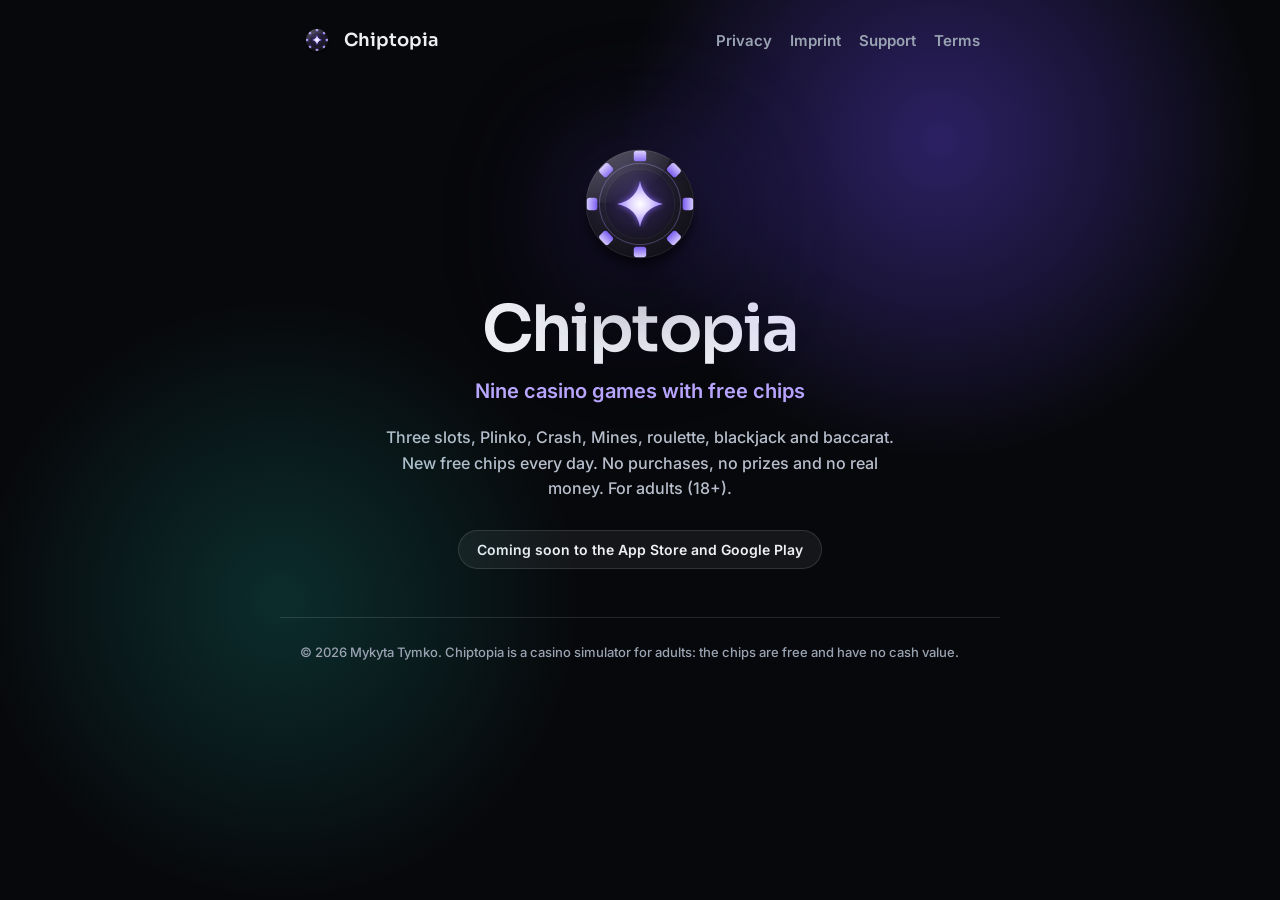
<file: index.html>
<!doctype html>
<html lang="en">
<head>
<meta charset="utf-8">
<meta name="viewport" content="width=device-width, initial-scale=1">
<title>Chiptopia: nine casino games with free chips</title>
<meta name="description" content="A casino simulator with free chips for adults. No purchases, no prizes, no real money.">
<link rel="icon" type="image/png" href="./icon.png">
<link rel="apple-touch-icon" href="./icon.png">
<link rel="stylesheet" href="./site.css">
</head>
<body>
<header class="site-head">
<a class="brand" href="./"><img src="./chip.svg" alt="" width="34" height="34">Chiptopia</a>
<nav aria-label="Main"><a href="./privacy/">Privacy</a><a href="./imprint/">Imprint</a><a href="./support/">Support</a><a href="./terms/">Terms</a></nav>
</header>
<main class="screen home">
<div class="glow glow-violet" aria-hidden="true"></div>
<div class="glow glow-teal" aria-hidden="true"></div>
<img class="home-chip" src="chip.svg" alt="" width="168" height="168">
<h1 class="display">Chiptopia</h1>
<p class="tagline">Nine casino games with free chips</p>
<p>Three slots, Plinko, Crash, Mines, roulette, blackjack and baccarat. New free chips every day. No purchases, no prizes and no real money. For adults (18+).</p>
<span class="soon">Coming soon to the App Store and Google Play</span>
</main>
<footer class="site-foot"><p>© 2026 Mykyta Tymko. Chiptopia is a casino simulator for adults: the chips are free and have no cash value.</p></footer>
</body>
</html>
</file>
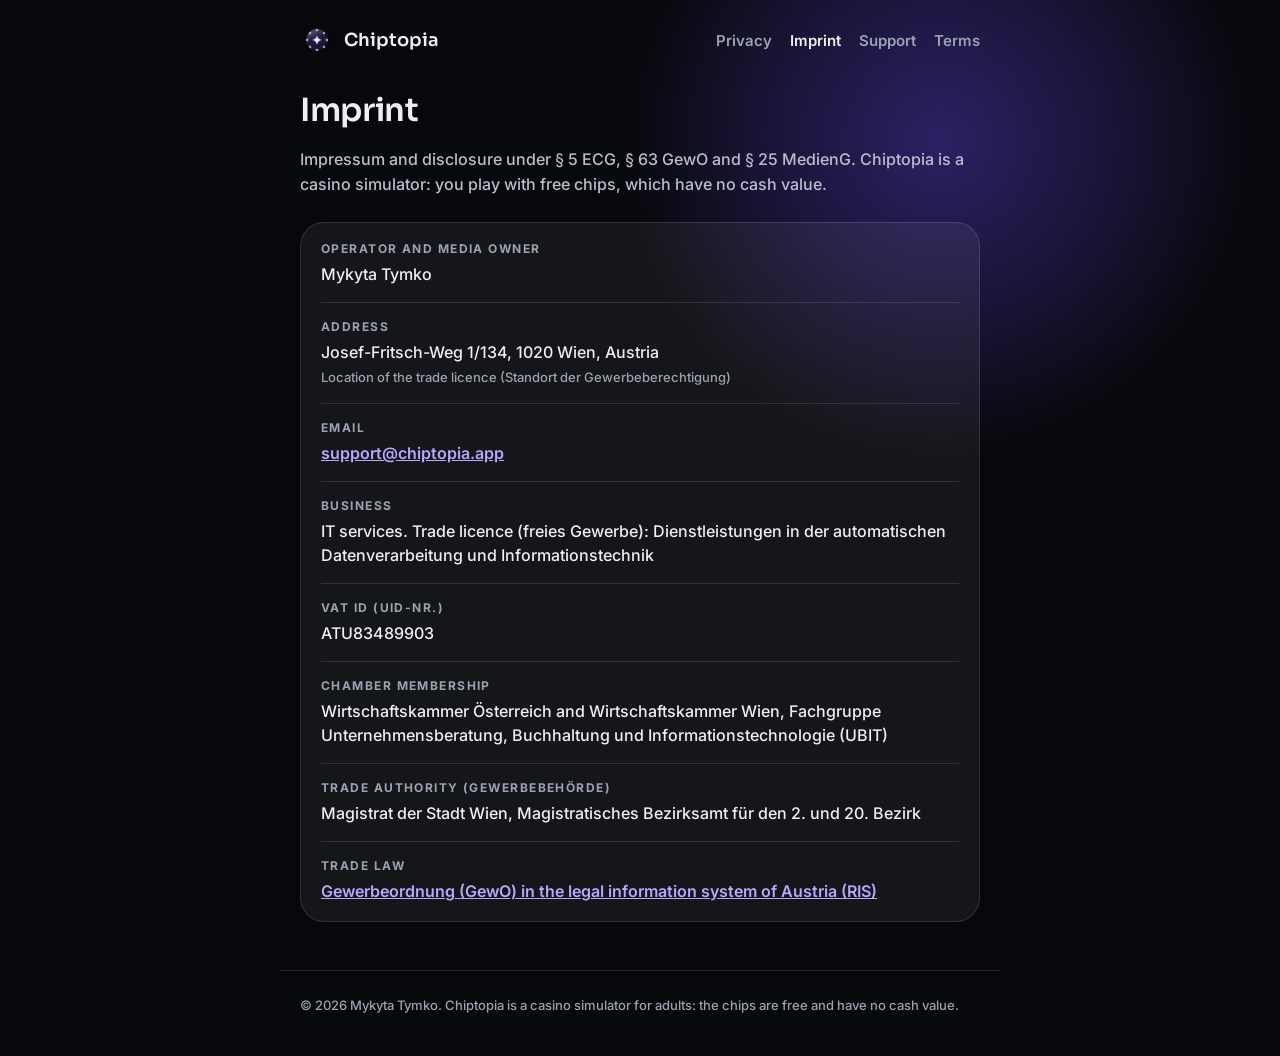
<file: imprint/index.html>
<!doctype html>
<html lang="en">
<head>
<meta charset="utf-8">
<meta name="viewport" content="width=device-width, initial-scale=1">
<title>Imprint · Chiptopia</title>
<meta name="description" content="The imprint of Chiptopia.">
<link rel="icon" type="image/png" href="../icon.png">
<link rel="apple-touch-icon" href="../icon.png">
<link rel="stylesheet" href="../site.css">
</head>
<body>
<header class="site-head">
<a class="brand" href="../"><img src="../chip.svg" alt="" width="34" height="34">Chiptopia</a>
<nav aria-label="Main"><a href="../privacy/">Privacy</a><a href="../imprint/" aria-current="page">Imprint</a><a href="../support/">Support</a><a href="../terms/">Terms</a></nav>
</header>
<main class="screen legal"><div class="glow glow-violet" aria-hidden="true"></div><header class="page-head"><h1 class="display">Imprint</h1></header><p class="legal-lead">Impressum and disclosure under § 5 ECG, § 63 GewO and § 25 MedienG. Chiptopia is a casino simulator: you play with free chips, which have no cash value.</p><dl class="legal-rows glass"><div><dt>Operator and media owner</dt><dd>Mykyta Tymko</dd></div><div><dt>Address</dt><dd>Josef-Fritsch-Weg 1/134, 1020 Wien, Austria<span class="legal-note">Location of the trade licence (Standort der Gewerbeberechtigung)</span></dd></div><div><dt>Email</dt><dd><a class="legal-link" href="mailto:support@chiptopia.app">support@chiptopia.app</a></dd></div><div><dt>Business</dt><dd>IT services. Trade licence (freies Gewerbe): Dienstleistungen in der automatischen Datenverarbeitung und Informationstechnik</dd></div><div><dt>VAT ID (UID-Nr.)</dt><dd>ATU83489903</dd></div><div><dt>Chamber membership</dt><dd>Wirtschaftskammer Österreich and Wirtschaftskammer Wien, Fachgruppe Unternehmensberatung, Buchhaltung und Informationstechnologie (UBIT)</dd></div><div><dt>Trade authority (Gewerbebehörde)</dt><dd>Magistrat der Stadt Wien, Magistratisches Bezirksamt für den 2. und 20. Bezirk</dd></div><div><dt>Trade law</dt><dd><a class="legal-link" href="https://www.ris.bka.gv.at/GeltendeFassung.wxe?Abfrage=Bundesnormen&amp;Gesetzesnummer=10007517" target="_blank" rel="noreferrer">Gewerbeordnung (GewO) in the legal information system of Austria (RIS)</a></dd></div></dl></main>
<footer class="site-foot"><p>© 2026 Mykyta Tymko. Chiptopia is a casino simulator for adults: the chips are free and have no cash value.</p></footer>
</body>
</html>
</file>
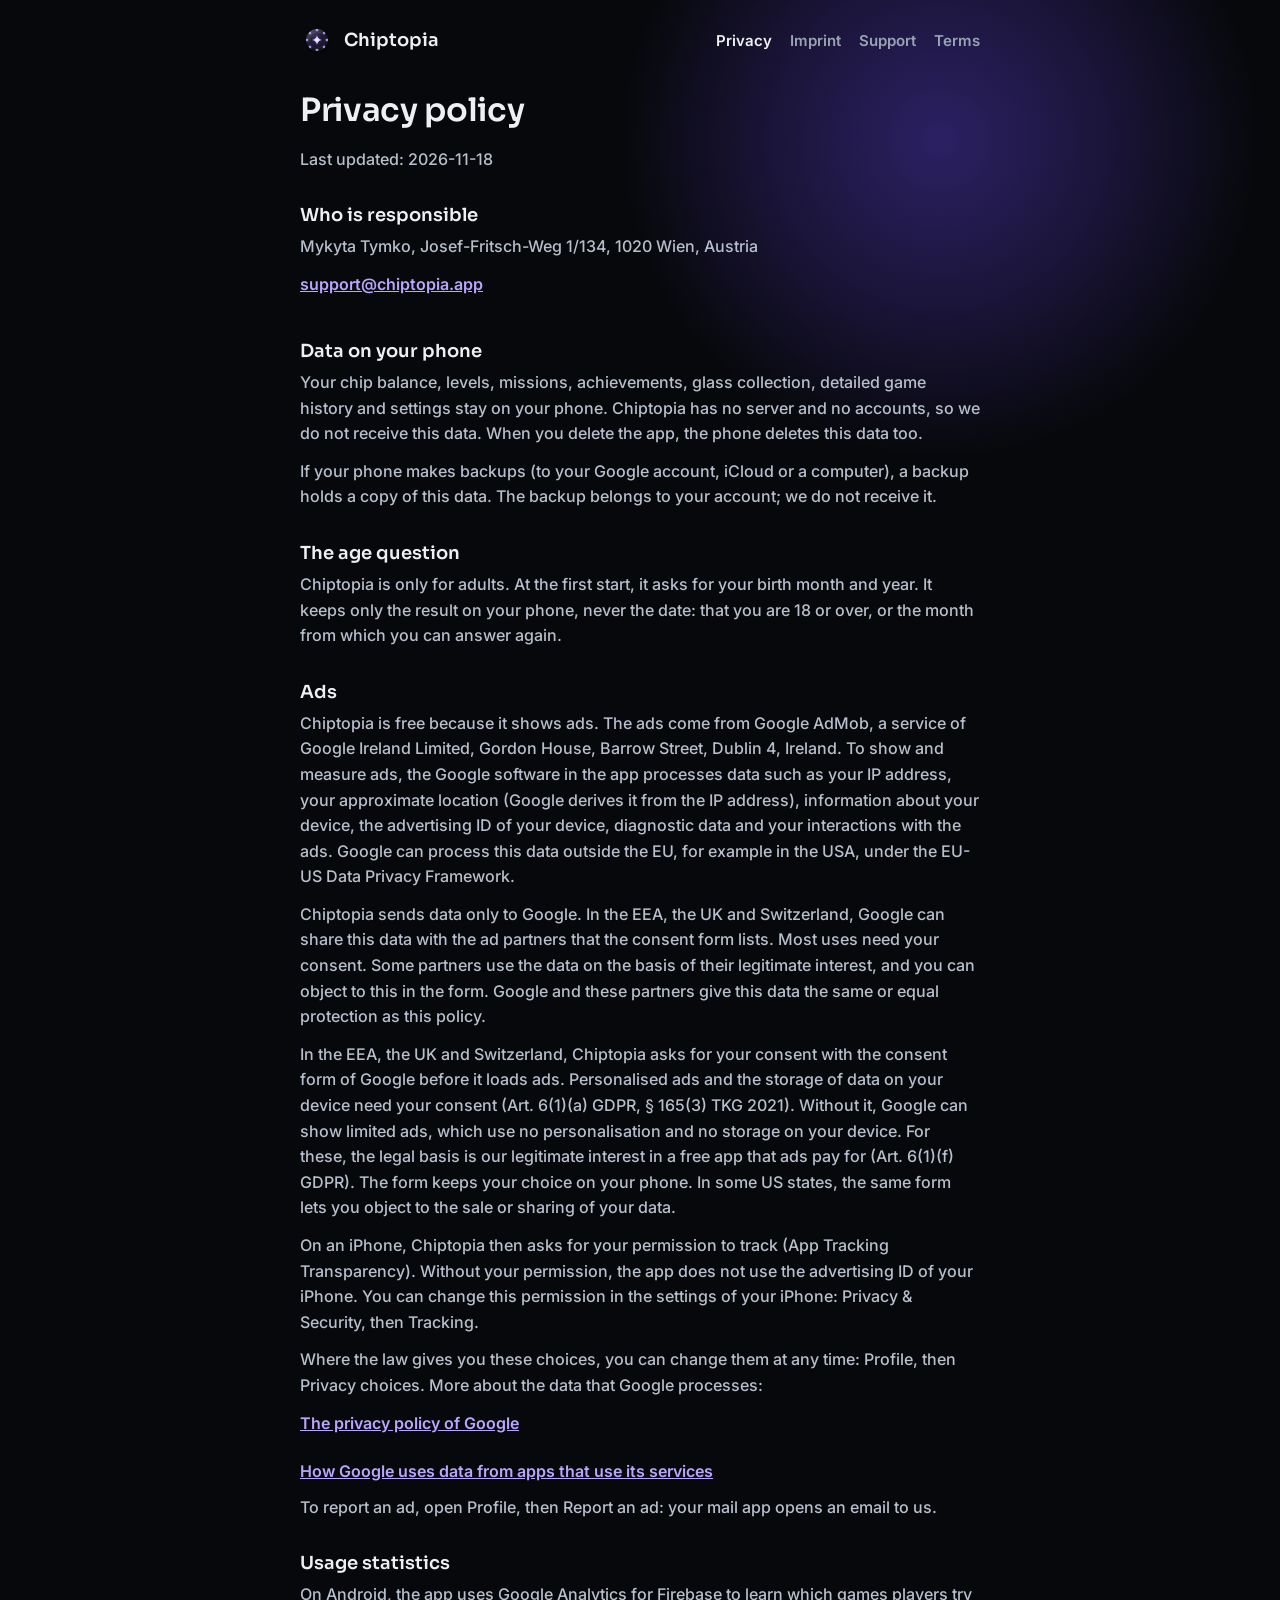
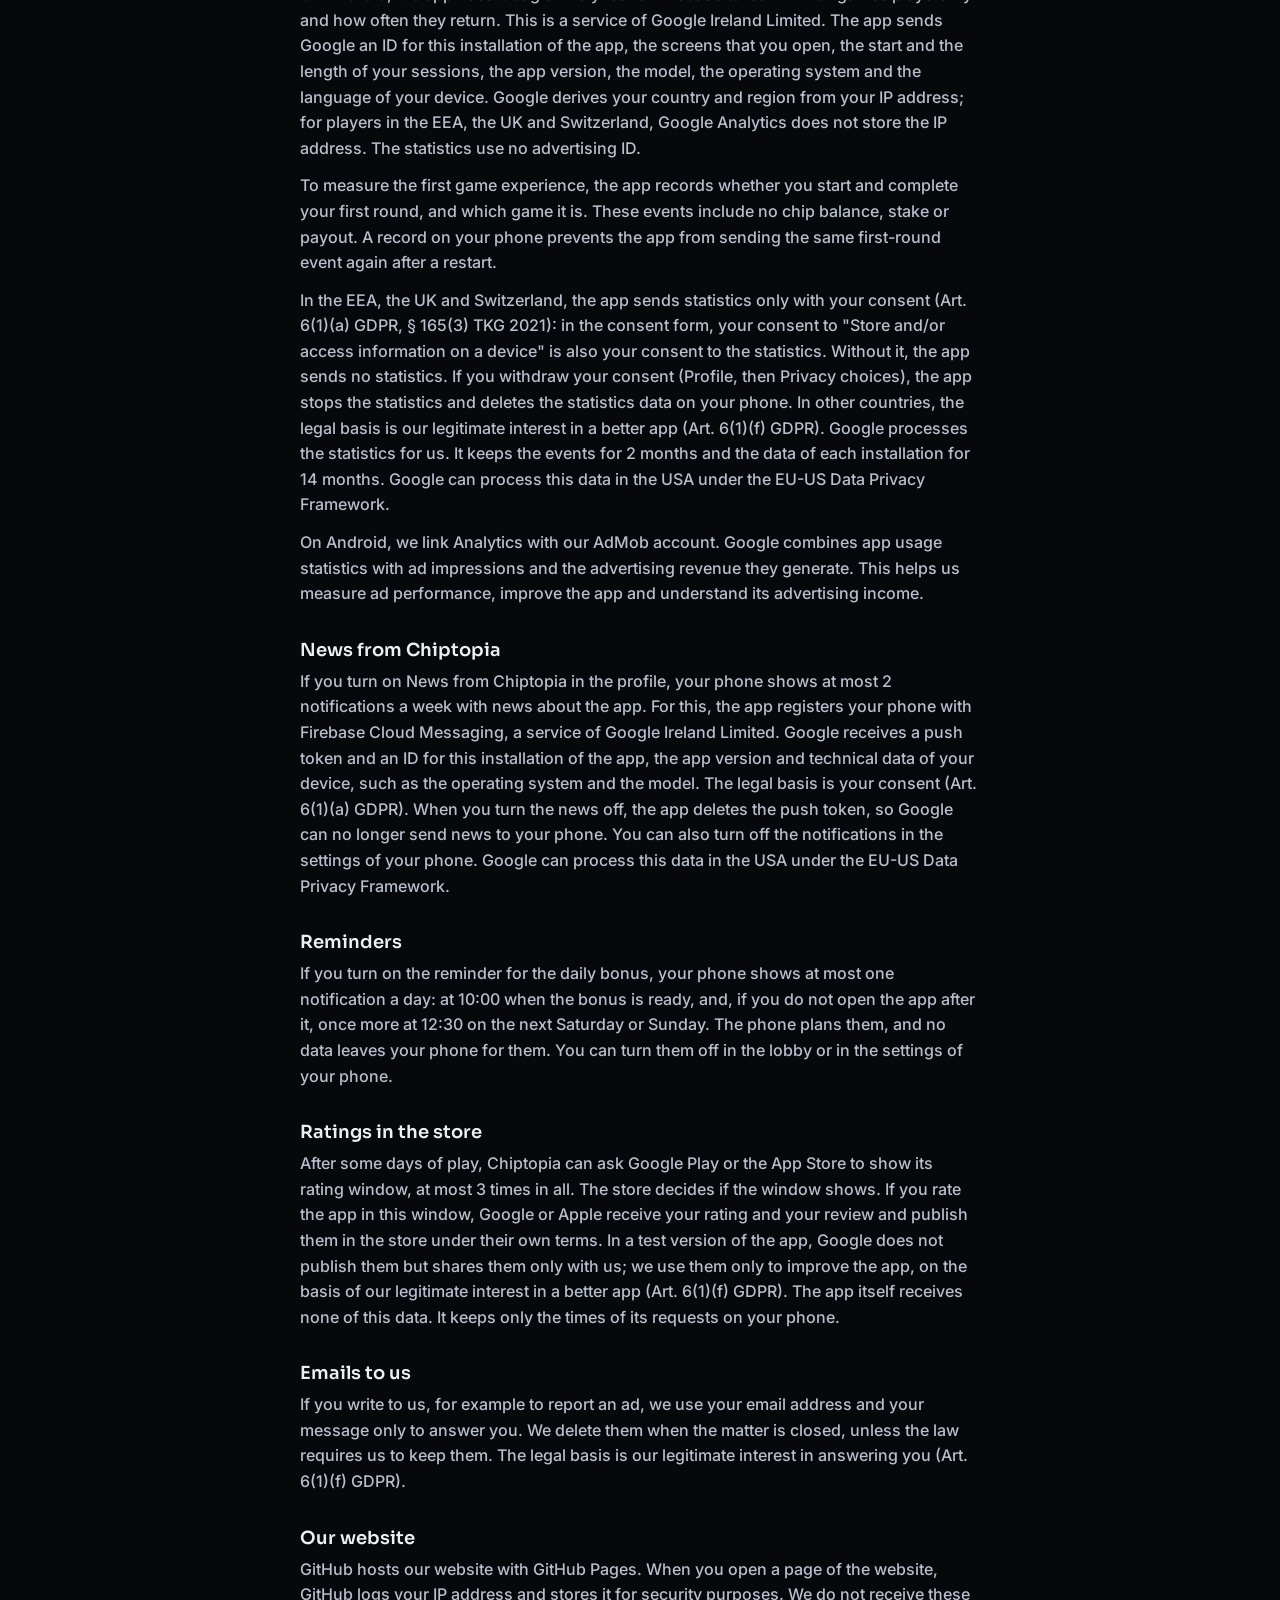
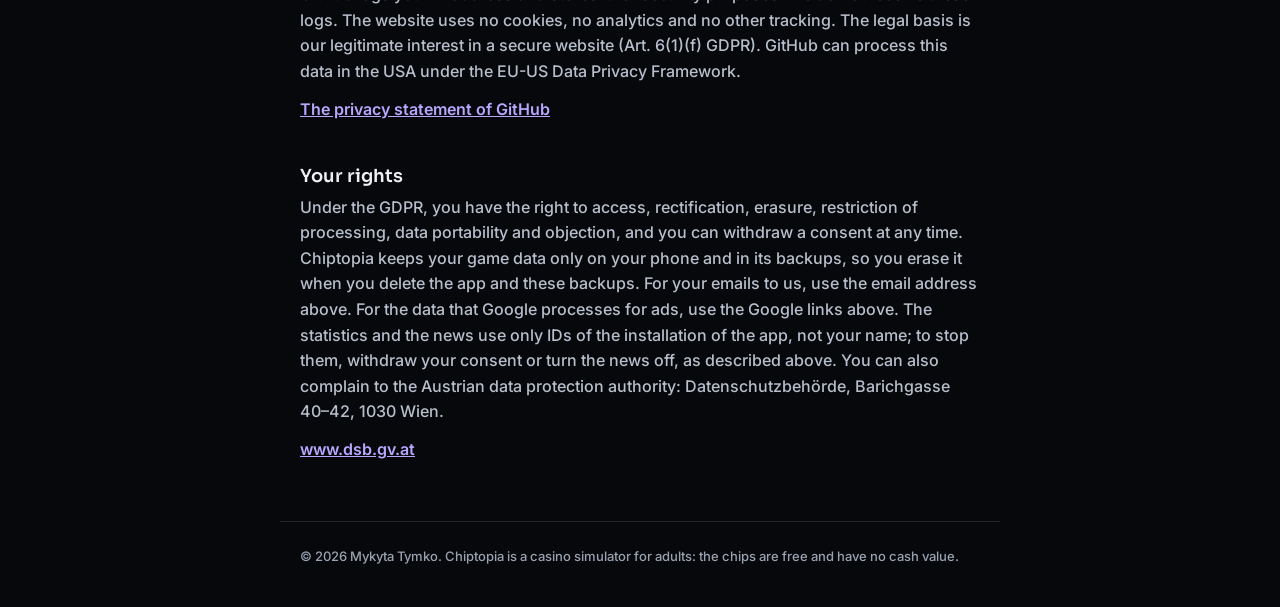
<file: privacy/index.html>
<!doctype html>
<html lang="en">
<head>
<meta charset="utf-8">
<meta name="viewport" content="width=device-width, initial-scale=1">
<title>Privacy policy · Chiptopia</title>
<meta name="description" content="The privacy policy of the Chiptopia app and website.">
<link rel="icon" type="image/png" href="../icon.png">
<link rel="apple-touch-icon" href="../icon.png">
<link rel="stylesheet" href="../site.css">
</head>
<body>
<header class="site-head">
<a class="brand" href="../"><img src="../chip.svg" alt="" width="34" height="34">Chiptopia</a>
<nav aria-label="Main"><a href="../privacy/" aria-current="page">Privacy</a><a href="../imprint/">Imprint</a><a href="../support/">Support</a><a href="../terms/">Terms</a></nav>
</header>
<main class="screen legal"><div class="glow glow-violet" aria-hidden="true"></div><header class="page-head"><h1 class="display">Privacy policy</h1></header><p class="legal-lead">Last updated: 2026-11-18</p><h2>Who is responsible</h2><p>Mykyta Tymko, Josef-Fritsch-Weg 1/134, 1020 Wien, Austria</p><a class="legal-link" href="mailto:support@chiptopia.app">support@chiptopia.app</a><h2>Data on your phone</h2><p>Your chip balance, levels, missions, achievements, glass collection, detailed game history and settings stay on your phone. Chiptopia has no server and no accounts, so we do not receive this data. When you delete the app, the phone deletes this data too.</p><p>If your phone makes backups (to your Google account, iCloud or a computer), a backup holds a copy of this data. The backup belongs to your account; we do not receive it.</p><h2>The age question</h2><p>Chiptopia is only for adults. At the first start, it asks for your birth month and year. It keeps only the result on your phone, never the date: that you are 18 or over, or the month from which you can answer again.</p><h2>Ads</h2><p>Chiptopia is free because it shows ads. The ads come from Google AdMob, a service of Google Ireland Limited, Gordon House, Barrow Street, Dublin 4, Ireland. To show and measure ads, the Google software in the app processes data such as your IP address, your approximate location (Google derives it from the IP address), information about your device, the advertising ID of your device, diagnostic data and your interactions with the ads. Google can process this data outside the EU, for example in the USA, under the EU-US Data Privacy Framework.</p><p>Chiptopia sends data only to Google. In the EEA, the UK and Switzerland, Google can share this data with the ad partners that the consent form lists. Most uses need your consent. Some partners use the data on the basis of their legitimate interest, and you can object to this in the form. Google and these partners give this data the same or equal protection as this policy.</p><p>In the EEA, the UK and Switzerland, Chiptopia asks for your consent with the consent form of Google before it loads ads. Personalised ads and the storage of data on your device need your consent (Art. 6(1)(a) GDPR, § 165(3) TKG 2021). Without it, Google can show limited ads, which use no personalisation and no storage on your device. For these, the legal basis is our legitimate interest in a free app that ads pay for (Art. 6(1)(f) GDPR). The form keeps your choice on your phone. In some US states, the same form lets you object to the sale or sharing of your data.</p><p>On an iPhone, Chiptopia then asks for your permission to track (App Tracking Transparency). Without your permission, the app does not use the advertising ID of your iPhone. You can change this permission in the settings of your iPhone: Privacy &amp; Security, then Tracking.</p><p>Where the law gives you these choices, you can change them at any time: Profile, then Privacy choices. More about the data that Google processes:</p><a class="legal-link" href="https://policies.google.com/privacy" target="_blank" rel="noreferrer">The privacy policy of Google</a><a class="legal-link" href="https://policies.google.com/technologies/partner-sites" target="_blank" rel="noreferrer">How Google uses data from apps that use its services</a><p>To report an ad, open Profile, then Report an ad: your mail app opens an email to us.</p><h2>Usage statistics</h2><p>On Android, the app uses Google Analytics for Firebase to learn which games players try and how often they return. This is a service of Google Ireland Limited. The app sends Google an ID for this installation of the app, the screens that you open, the start and the length of your sessions, the app version, the model, the operating system and the language of your device. Google derives your country and region from your IP address; for players in the EEA, the UK and Switzerland, Google Analytics does not store the IP address. The statistics use no advertising ID.</p><p>To measure the first game experience, the app records whether you start and complete your first round, and which game it is. These events include no chip balance, stake or payout. A record on your phone prevents the app from sending the same first-round event again after a restart.</p><p>In the EEA, the UK and Switzerland, the app sends statistics only with your consent (Art. 6(1)(a) GDPR, § 165(3) TKG 2021): in the consent form, your consent to &quot;Store and/or access information on a device&quot; is also your consent to the statistics. Without it, the app sends no statistics. If you withdraw your consent (Profile, then Privacy choices), the app stops the statistics and deletes the statistics data on your phone. In other countries, the legal basis is our legitimate interest in a better app (Art. 6(1)(f) GDPR). Google processes the statistics for us. It keeps the events for 2 months and the data of each installation for 14 months. Google can process this data in the USA under the EU-US Data Privacy Framework.</p><p>On Android, we link Analytics with our AdMob account. Google combines app usage statistics with ad impressions and the advertising revenue they generate. This helps us measure ad performance, improve the app and understand its advertising income.</p><h2>News from Chiptopia</h2><p>If you turn on News from Chiptopia in the profile, your phone shows at most 2 notifications a week with news about the app. For this, the app registers your phone with Firebase Cloud Messaging, a service of Google Ireland Limited. Google receives a push token and an ID for this installation of the app, the app version and technical data of your device, such as the operating system and the model. The legal basis is your consent (Art. 6(1)(a) GDPR). When you turn the news off, the app deletes the push token, so Google can no longer send news to your phone. You can also turn off the notifications in the settings of your phone. Google can process this data in the USA under the EU-US Data Privacy Framework.</p><h2>Reminders</h2><p>If you turn on the reminder for the daily bonus, your phone shows at most one notification a day: at 10:00 when the bonus is ready, and, if you do not open the app after it, once more at 12:30 on the next Saturday or Sunday. The phone plans them, and no data leaves your phone for them. You can turn them off in the lobby or in the settings of your phone.</p><h2>Ratings in the store</h2><p>After some days of play, Chiptopia can ask Google Play or the App Store to show its rating window, at most 3 times in all. The store decides if the window shows. If you rate the app in this window, Google or Apple receive your rating and your review and publish them in the store under their own terms. In a test version of the app, Google does not publish them but shares them only with us; we use them only to improve the app, on the basis of our legitimate interest in a better app (Art. 6(1)(f) GDPR). The app itself receives none of this data. It keeps only the times of its requests on your phone.</p><h2>Emails to us</h2><p>If you write to us, for example to report an ad, we use your email address and your message only to answer you. We delete them when the matter is closed, unless the law requires us to keep them. The legal basis is our legitimate interest in answering you (Art. 6(1)(f) GDPR).</p><h2>Our website</h2><p>GitHub hosts our website with GitHub Pages. When you open a page of the website, GitHub logs your IP address and stores it for security purposes. We do not receive these logs. The website uses no cookies, no analytics and no other tracking. The legal basis is our legitimate interest in a secure website (Art. 6(1)(f) GDPR). GitHub can process this data in the USA under the EU-US Data Privacy Framework.</p><a class="legal-link" href="https://docs.github.com/en/site-policy/privacy-policies/github-general-privacy-statement" target="_blank" rel="noreferrer">The privacy statement of GitHub</a><h2>Your rights</h2><p>Under the GDPR, you have the right to access, rectification, erasure, restriction of processing, data portability and objection, and you can withdraw a consent at any time. Chiptopia keeps your game data only on your phone and in its backups, so you erase it when you delete the app and these backups. For your emails to us, use the email address above. For the data that Google processes for ads, use the Google links above. The statistics and the news use only IDs of the installation of the app, not your name; to stop them, withdraw your consent or turn the news off, as described above. You can also complain to the Austrian data protection authority: Datenschutzbehörde, Barichgasse 40–42, 1030 Wien.</p><a class="legal-link" href="https://www.dsb.gv.at" target="_blank" rel="noreferrer">www.dsb.gv.at</a></main>
<footer class="site-foot"><p>© 2026 Mykyta Tymko. Chiptopia is a casino simulator for adults: the chips are free and have no cash value.</p></footer>
</body>
</html>
</file>
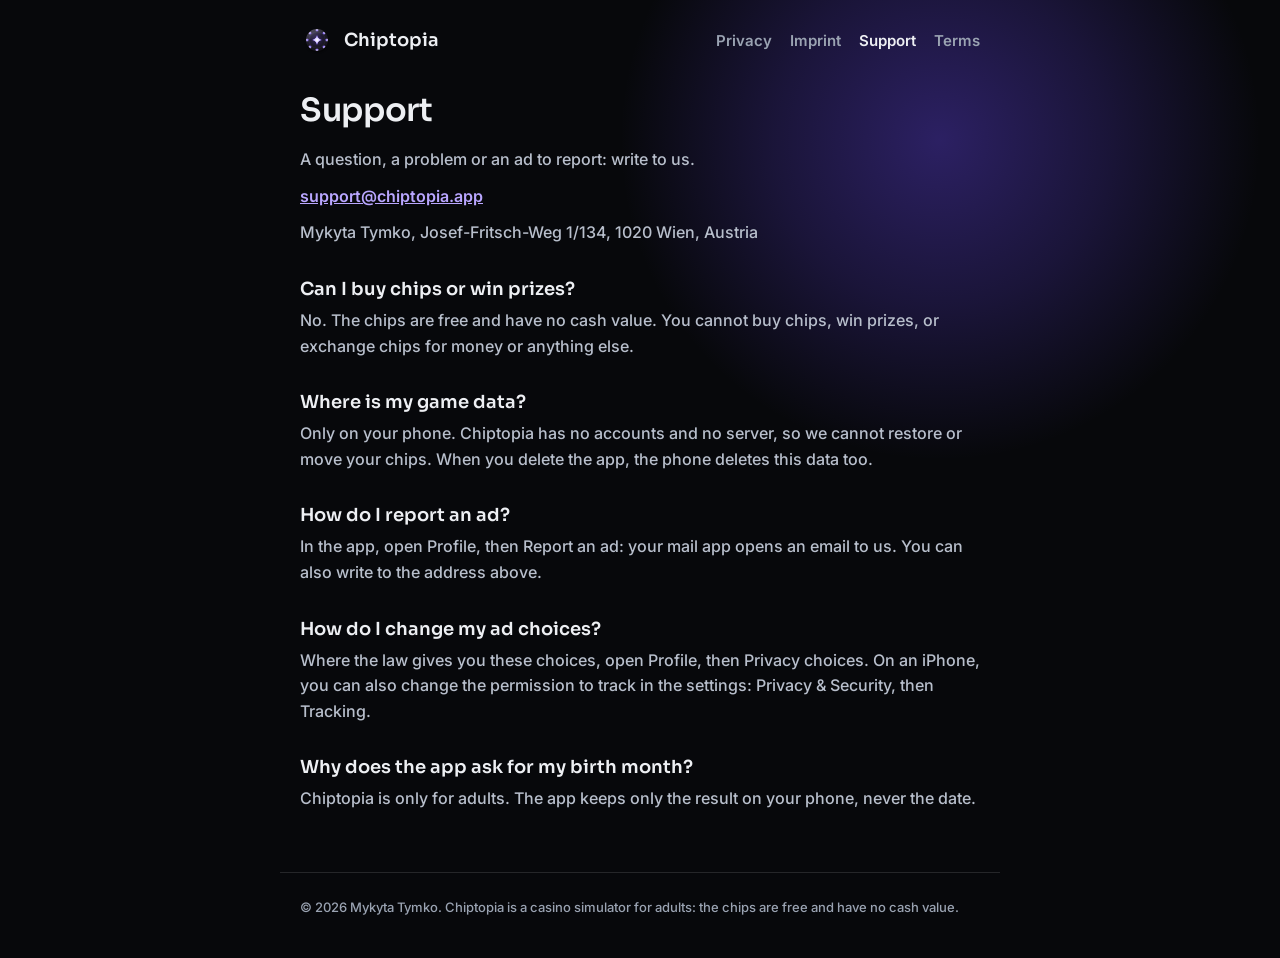
<file: support/index.html>
<!doctype html>
<html lang="en">
<head>
<meta charset="utf-8">
<meta name="viewport" content="width=device-width, initial-scale=1">
<title>Support · Chiptopia</title>
<meta name="description" content="Help and contact for the Chiptopia app.">
<link rel="icon" type="image/png" href="../icon.png">
<link rel="apple-touch-icon" href="../icon.png">
<link rel="stylesheet" href="../site.css">
</head>
<body>
<header class="site-head">
<a class="brand" href="../"><img src="../chip.svg" alt="" width="34" height="34">Chiptopia</a>
<nav aria-label="Main"><a href="../privacy/">Privacy</a><a href="../imprint/">Imprint</a><a href="../support/" aria-current="page">Support</a><a href="../terms/">Terms</a></nav>
</header>
<main class="screen legal">
<div class="glow glow-violet" aria-hidden="true"></div>
<header class="page-head"><h1 class="display">Support</h1></header>
<p class="legal-lead">A question, a problem or an ad to report: write to us.</p>
<a class="legal-link" href="mailto:support@chiptopia.app">support@chiptopia.app</a>
<p>Mykyta Tymko, Josef-Fritsch-Weg 1/134, 1020 Wien, Austria</p>
<h2>Can I buy chips or win prizes?</h2>
<p>No. The chips are free and have no cash value. You cannot buy chips, win prizes, or exchange chips for money or anything else.</p>
<h2>Where is my game data?</h2>
<p>Only on your phone. Chiptopia has no accounts and no server, so we cannot restore or move your chips. When you delete the app, the phone deletes this data too.</p>
<h2>How do I report an ad?</h2>
<p>In the app, open Profile, then Report an ad: your mail app opens an email to us. You can also write to the address above.</p>
<h2>How do I change my ad choices?</h2>
<p>Where the law gives you these choices, open Profile, then Privacy choices. On an iPhone, you can also change the permission to track in the settings: Privacy &amp; Security, then Tracking.</p>
<h2>Why does the app ask for my birth month?</h2>
<p>Chiptopia is only for adults. The app keeps only the result on your phone, never the date.</p>
</main>
<footer class="site-foot"><p>© 2026 Mykyta Tymko. Chiptopia is a casino simulator for adults: the chips are free and have no cash value.</p></footer>
</body>
</html>
</file>
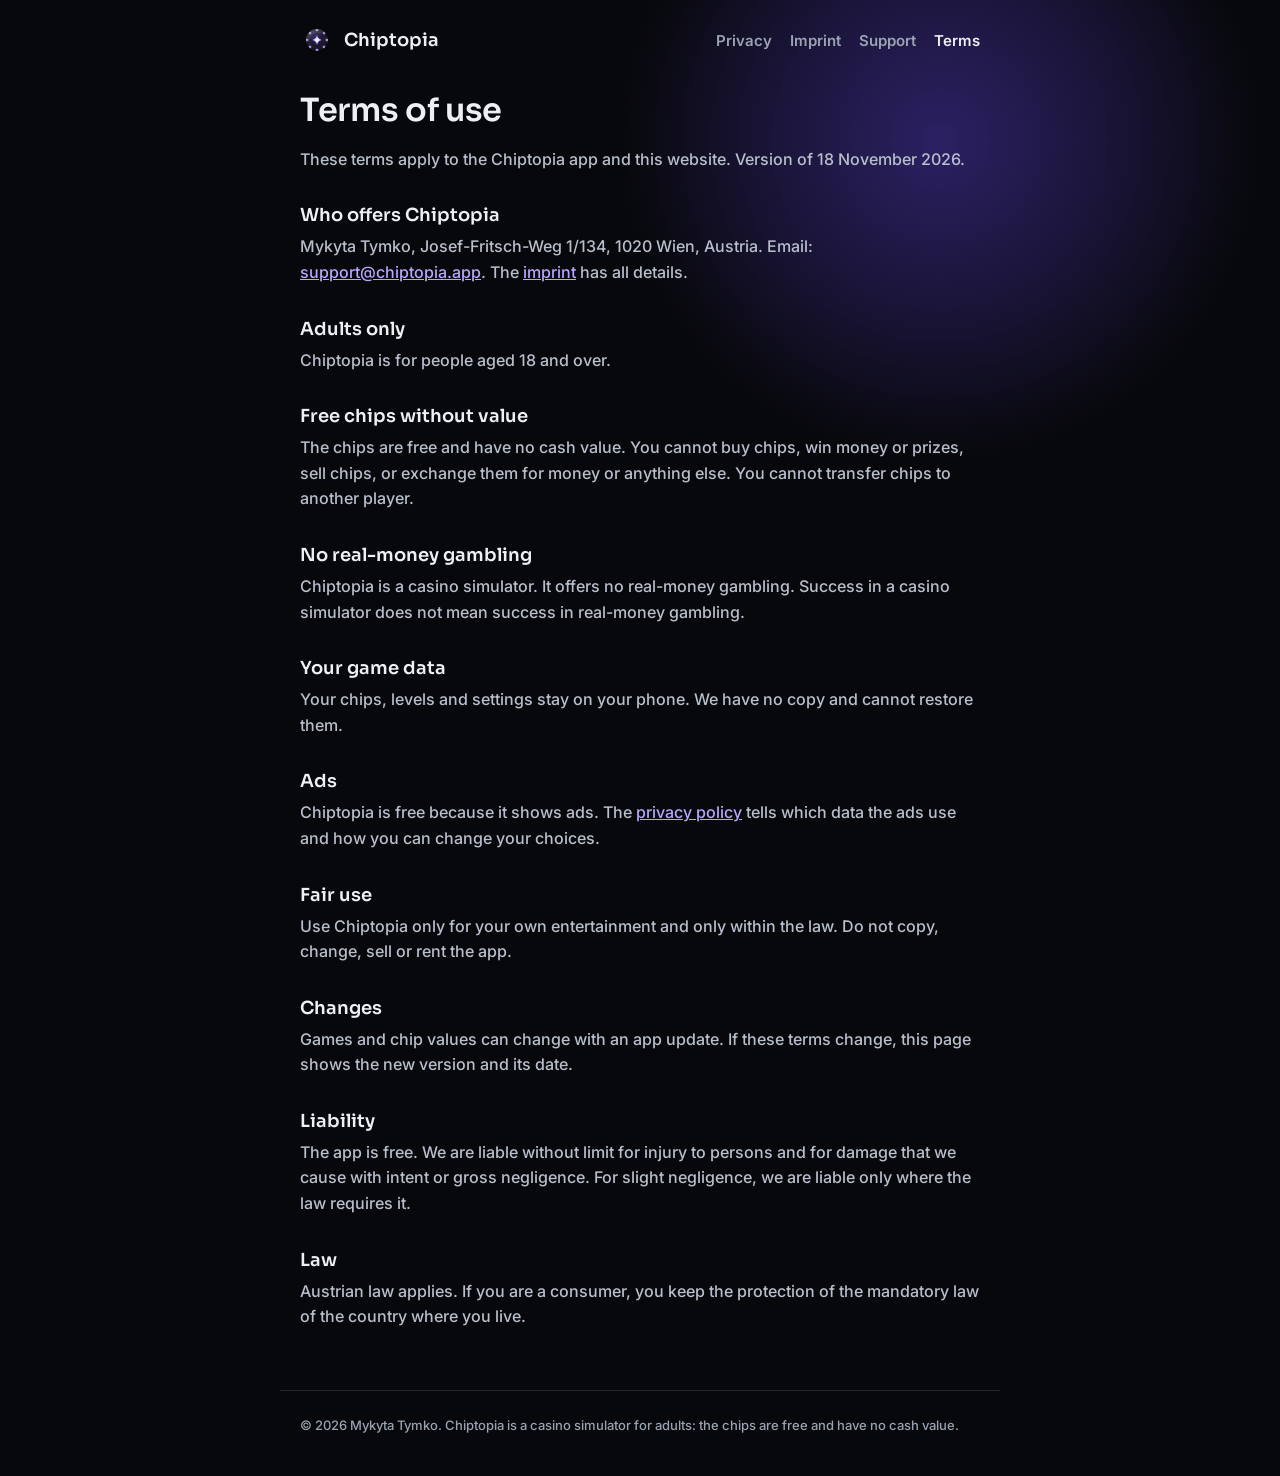
<file: terms/index.html>
<!doctype html>
<html lang="en">
<head>
<meta charset="utf-8">
<meta name="viewport" content="width=device-width, initial-scale=1">
<title>Terms of use · Chiptopia</title>
<meta name="description" content="The terms of use of the Chiptopia app and website.">
<link rel="icon" type="image/png" href="../icon.png">
<link rel="apple-touch-icon" href="../icon.png">
<link rel="stylesheet" href="../site.css">
</head>
<body>
<header class="site-head">
<a class="brand" href="../"><img src="../chip.svg" alt="" width="34" height="34">Chiptopia</a>
<nav aria-label="Main"><a href="../privacy/">Privacy</a><a href="../imprint/">Imprint</a><a href="../support/">Support</a><a href="../terms/" aria-current="page">Terms</a></nav>
</header>
<main class="screen legal">
<div class="glow glow-violet" aria-hidden="true"></div>
<header class="page-head"><h1 class="display">Terms of use</h1></header>
<p class="legal-lead">These terms apply to the Chiptopia app and this website. Version of 18 November 2026.</p>
<h2>Who offers Chiptopia</h2>
<p>Mykyta Tymko, Josef-Fritsch-Weg 1/134, 1020 Wien, Austria. Email: <a href="mailto:support@chiptopia.app">support@chiptopia.app</a>. The <a href="../imprint/">imprint</a> has all details.</p>
<h2>Adults only</h2>
<p>Chiptopia is for people aged 18 and over.</p>
<h2>Free chips without value</h2>
<p>The chips are free and have no cash value. You cannot buy chips, win money or prizes, sell chips, or exchange them for money or anything else. You cannot transfer chips to another player.</p>
<h2>No real-money gambling</h2>
<p>Chiptopia is a casino simulator. It offers no real-money gambling. Success in a casino simulator does not mean success in real-money gambling.</p>
<h2>Your game data</h2>
<p>Your chips, levels and settings stay on your phone. We have no copy and cannot restore them.</p>
<h2>Ads</h2>
<p>Chiptopia is free because it shows ads. The <a href="../privacy/">privacy policy</a> tells which data the ads use and how you can change your choices.</p>
<h2>Fair use</h2>
<p>Use Chiptopia only for your own entertainment and only within the law. Do not copy, change, sell or rent the app.</p>
<h2>Changes</h2>
<p>Games and chip values can change with an app update. If these terms change, this page shows the new version and its date.</p>
<h2>Liability</h2>
<p>The app is free. We are liable without limit for injury to persons and for damage that we cause with intent or gross negligence. For slight negligence, we are liable only where the law requires it.</p>
<h2>Law</h2>
<p>Austrian law applies. If you are a consumer, you keep the protection of the mandatory law of the country where you live.</p>
</main>
<footer class="site-foot"><p>© 2026 Mykyta Tymko. Chiptopia is a casino simulator for adults: the chips are free and have no cash value.</p></footer>
</body>
</html>
</file>
<file: site.css>
/* The website of Chiptopia (scripts/make-site.ts). The colours and the legal page rules come from
   src/styles/app.css, so that the website looks like the app; change them there and here. */
@font-face {
  font-family: "Sora";
  font-weight: 600;
  font-display: swap;
  src: url(fonts/sora-latin-600-normal.woff2) format("woff2");
}
@font-face {
  font-family: "Inter";
  font-weight: 500;
  font-display: swap;
  src: url(fonts/inter-latin-500-normal.woff2) format("woff2");
}
@font-face {
  font-family: "Inter";
  font-weight: 600;
  font-display: swap;
  src: url(fonts/inter-latin-600-normal.woff2) format("woff2");
}
@font-face {
  font-family: "Inter";
  font-weight: 700;
  font-display: swap;
  src: url(fonts/inter-latin-700-normal.woff2) format("woff2");
}

:root {
  --bg: #07080b;
  --text: #edeff3;
  --muted: #9aa3b2;
  --muted-strong: #b8bfcc;
  --violet: #8b6cff;
  --violet-soft: #b9a6ff;
  --glass: rgba(255, 255, 255, 0.06);
  --glass-border: rgba(255, 255, 255, 0.12);
  --font-display: "Sora", system-ui, sans-serif;
  --font-body: "Inter", system-ui, sans-serif;
  color-scheme: dark;
}

* {
  box-sizing: border-box;
}

/* The glows reach past the right edge. "hidden" on the body left a horizontal scroll of 260 px on a
   phone (Chrome, 2026-11-16); "clip" on both elements gives no scroll area at all. */
html,
body {
  overflow-x: clip;
}

body {
  margin: 0;
  min-height: 100vh;
  background: var(--bg);
  color: var(--text);
  font-family: var(--font-body);
  -webkit-font-smoothing: antialiased;
}

a {
  color: var(--violet-soft);
}

a:focus-visible {
  outline: 2px solid var(--violet-soft);
  outline-offset: 3px;
  border-radius: 6px;
}

.site-head,
.screen,
.site-foot {
  position: relative;
  width: 100%;
  max-width: 720px;
  margin: 0 auto;
  padding-inline: 20px;
}

.site-head {
  z-index: 1;
  display: flex;
  flex-wrap: wrap;
  align-items: center;
  justify-content: space-between;
  gap: 8px 20px;
  padding-block: 18px;
}

.brand {
  display: flex;
  align-items: center;
  gap: 10px;
  min-height: 44px;
  font-family: var(--font-display);
  font-size: 18px;
  font-weight: 600;
  color: var(--text);
  text-decoration: none;
}

.site-head nav {
  display: flex;
  gap: 4px 18px;
}

/* At least 44 px high, as the touch targets of the app. */
.site-head nav a {
  display: flex;
  align-items: center;
  min-height: 44px;
  font-size: 15px;
  font-weight: 600;
  color: var(--muted);
  text-decoration: none;
}

.site-head nav a:hover,
.site-head nav a[aria-current="page"] {
  color: var(--text);
}

.glow {
  position: absolute;
  pointer-events: none;
}

.glow-violet {
  right: -260px;
  top: -260px;
  width: 640px;
  height: 640px;
  background: radial-gradient(circle closest-side, rgb(109 75 255 / 0.36), rgb(109 75 255 / 0.19) 52%, rgb(109 75 255 / 0));
}

.glow-teal {
  left: -300px;
  top: 220px;
  width: 600px;
  height: 600px;
  background: radial-gradient(circle closest-side, rgb(31 191 178 / 0.2), rgb(31 191 178 / 0.1) 52%, rgb(31 191 178 / 0));
}

.display {
  font-family: var(--font-display);
  font-weight: 600;
  letter-spacing: -0.01em;
}

/* The privacy policy, the imprint and the support page: the rules of src/styles/app.css. */
.screen {
  padding-top: 12px;
  padding-bottom: 48px;
}

.legal > :not(.glow) {
  position: relative;
}

.page-head h1 {
  margin: 0;
  font-size: 32px;
  line-height: 1.15;
}

.legal h2 {
  margin: 32px 0 8px;
  font-family: var(--font-display);
  font-size: 18px;
  font-weight: 600;
}

.legal p {
  margin: 0 0 12px;
  font-size: 16px;
  line-height: 1.6;
  color: var(--muted-strong);
}

.legal .legal-lead {
  margin-top: 18px;
}

.legal-link {
  display: block;
  padding: 12px 0;
  font-size: 16px;
  line-height: 1.5;
  font-weight: 600;
  overflow-wrap: anywhere;
}

.legal p + .legal-link,
.legal-rows .legal-link {
  margin-top: -12px;
}

.legal-rows .legal-link {
  margin-bottom: -12px;
}

.legal-rows {
  margin: 24px 0 0;
  padding: 2px 20px;
  border-radius: 24px;
  background: var(--glass);
  border: 1px solid var(--glass-border);
}

.legal-rows > div {
  padding: 16px 0;
}

.legal-rows > div + div {
  border-top: 1px solid var(--glass-border);
}

.legal-rows dt {
  font-size: 12px;
  font-weight: 700;
  letter-spacing: 0.12em;
  text-transform: uppercase;
  color: var(--muted);
}

.legal-rows dd {
  margin: 6px 0 0;
  font-size: 16px;
  line-height: 1.5;
}

.legal-note {
  display: block;
  margin-top: 4px;
  font-size: 13px;
  color: var(--muted);
}

/* The home page */
.home {
  padding-top: 40px;
  text-align: center;
}

.home-chip {
  display: block;
  width: 168px;
  height: 168px;
  margin: 0 auto 8px;
  filter: drop-shadow(0 24px 48px rgb(0 0 0 / 0.6)) drop-shadow(0 0 60px rgb(109 75 255 / 0.35));
}

.home h1 {
  margin: 0;
  font-size: clamp(44px, 9vw, 64px);
  line-height: 1.05;
  letter-spacing: -0.03em;
}

.home .tagline {
  margin: 12px auto 0;
  font-size: 20px;
  font-weight: 600;
  color: var(--violet-soft);
}

.home p {
  max-width: 520px;
  margin: 18px auto 0;
  font-size: 16px;
  line-height: 1.6;
  color: var(--muted-strong);
}

.home .soon {
  display: inline-block;
  margin-top: 28px;
  padding: 10px 18px;
  border-radius: 999px;
  background: var(--glass);
  border: 1px solid var(--glass-border);
  font-size: 14px;
  font-weight: 600;
  color: var(--text);
  text-wrap: balance;
}

.site-foot {
  padding-block: 24px 40px;
  border-top: 1px solid var(--glass-border);
  font-size: 13px;
  line-height: 1.6;
  color: var(--muted);
}

.site-foot p {
  margin: 0;
}
</file>
